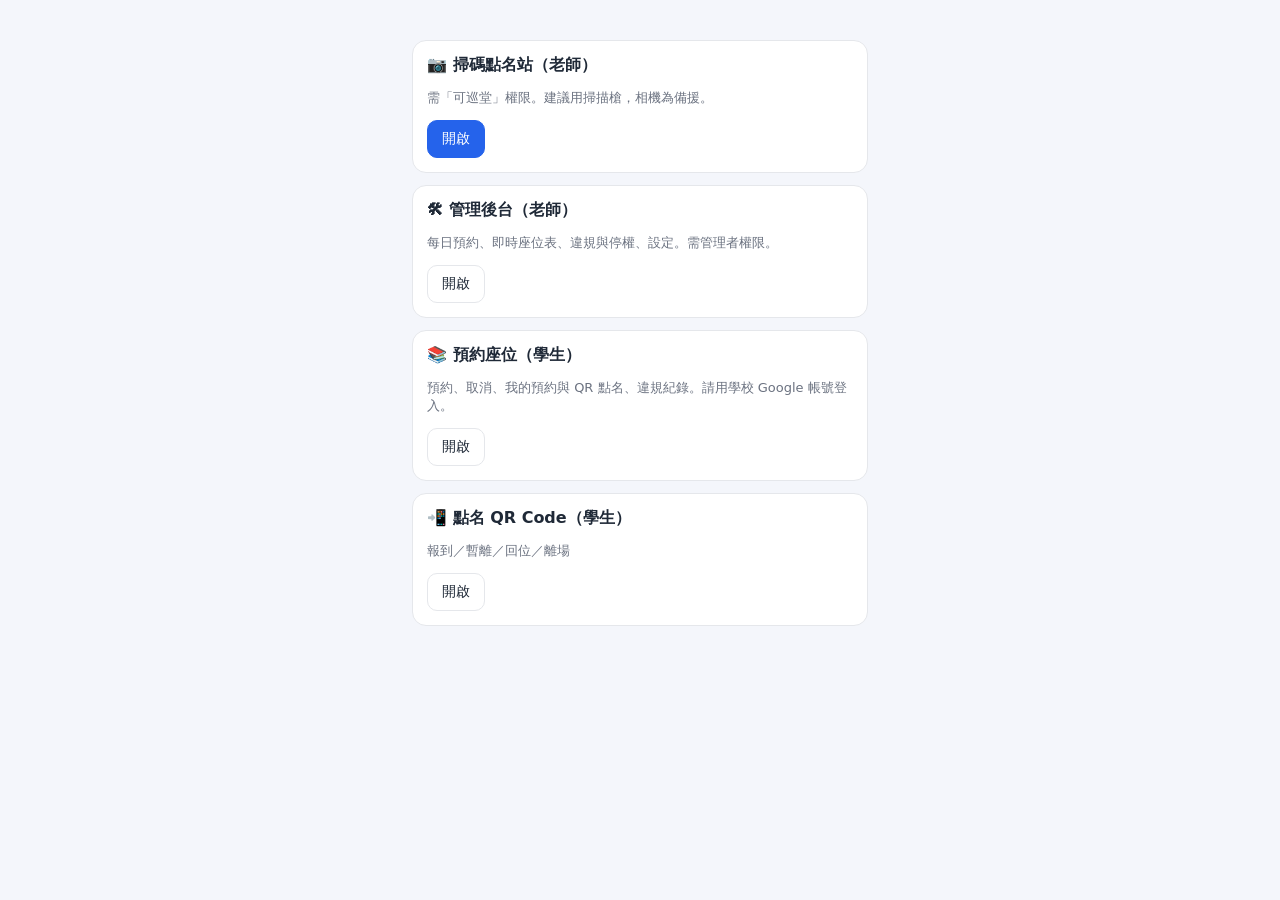
<file: index.html>
<!DOCTYPE html>
<html lang="zh-Hant"><head><meta charset="utf-8"><meta name="viewport" content="width=device-width,initial-scale=1"><title>自習教室</title><link rel="stylesheet" href="style.css"></head>
<body><div class="wrap" style="max-width:480px;padding-top:40px">
<div class="card"><h3>📷 掃碼點名站（老師）</h3><p class="mut">需「可巡堂」權限。建議用掃描槍，相機為備援。</p><a class="btn pri" href="scanner.html">開啟</a></div>
<div class="card" id="adminCard" style="display:none"><h3>🛠 管理後台（老師）</h3><p class="mut">每日預約、即時座位表、違規與停權、設定。需管理者權限。</p><a class="btn" id="adminLink" href="#" target="_blank" rel="noopener">開啟</a></div>
<div class="card"><h3>📚 預約座位（學生）</h3><p class="mut">預約、取消、我的預約與 QR 點名、違規紀錄。請用學校 Google 帳號登入。</p><a class="btn" href="reserve.html">開啟</a></div>
<div class="card"><h3>📲 點名 QR Code（學生）</h3><p class="mut">報到／暫離／回位／離場</p><a class="btn" href="qr.html">開啟</a></div>
</div>
<script src="config.js"></script>
<script>
// 管理後台網址在 config.js 的 ADMIN_URL 設定；沒填就不顯示這張卡片
(function () {
  var u = (window.APP_CONFIG && window.APP_CONFIG.ADMIN_URL) || '';
  if (!u || /XXXX/.test(u)) return;
  document.getElementById('adminLink').href = u;
  document.getElementById('adminCard').style.display = '';
})();
</script>
</body></html>
</file>
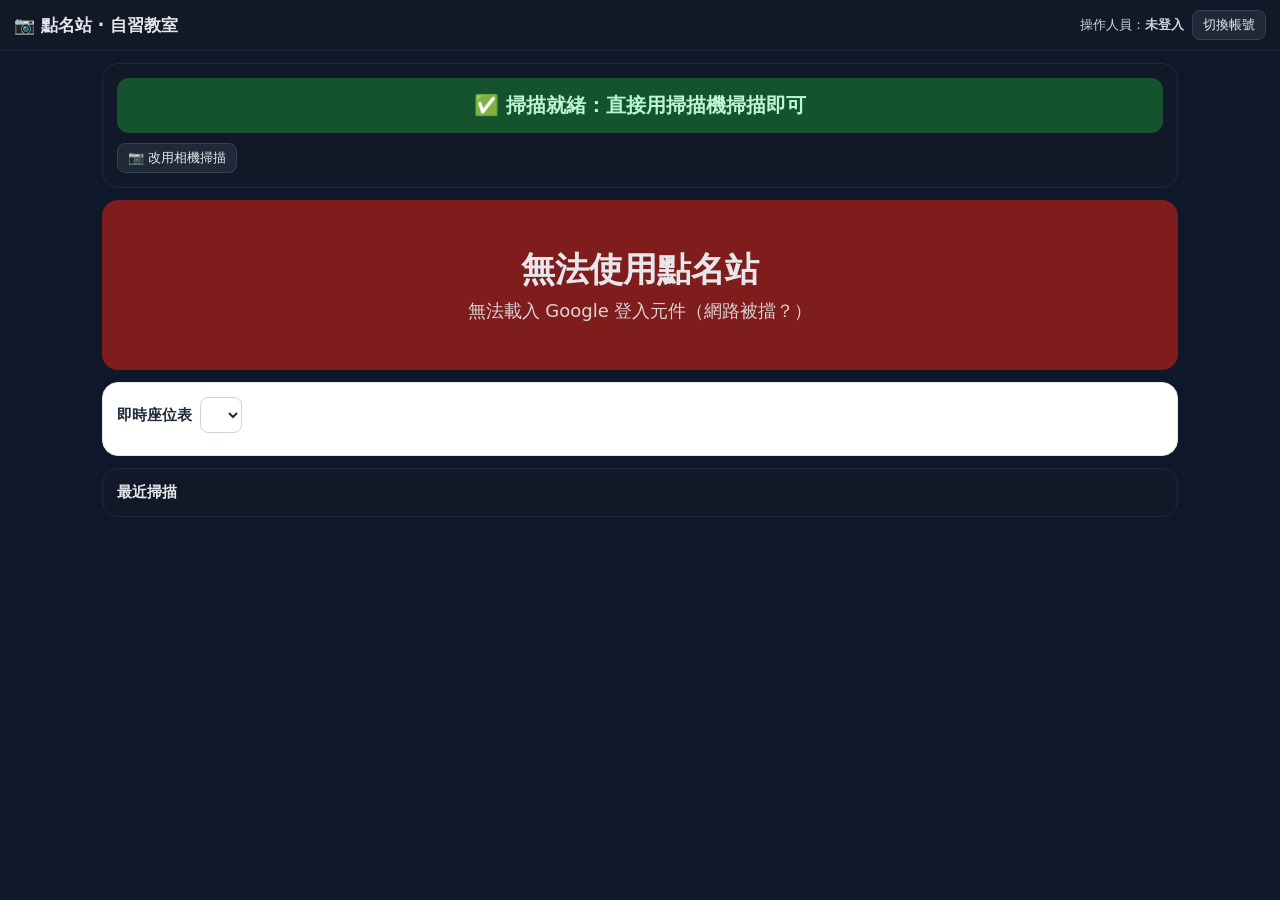
<file: scanner.html>
<!DOCTYPE html>
<html lang="zh-Hant">
<head>
<meta charset="utf-8">
<meta name="viewport" content="width=device-width,initial-scale=1">
<title>點名站</title>
<link rel="stylesheet" href="style.css">
<link rel="stylesheet" href="seatmap.css">
<script src="seatmap.js"></script>
<style>
body{background:#0f172a;color:#e5e7eb}
.topbar{background:#111827;border-color:#1f2937}.topbar .acct,.topbar .acct b{color:#cbd5e1}
.panel{background:#111827;border:1px solid #1f2937;border-radius:16px;padding:14px;margin-bottom:12px}
.ready{font-size:20px;font-weight:700;padding:14px;border-radius:12px;text-align:center;background:#14532d;color:#bbf7d0}
.ready.off{background:#7f1d1d;color:#fecaca;cursor:pointer}
#result{border-radius:16px;padding:22px;text-align:center;background:#1f2937;min-height:170px;display:flex;flex-direction:column;justify-content:center;gap:6px}
#result .t{font-size:34px;font-weight:800}
#result .w{font-size:26px;font-weight:700}
#result .d{font-size:18px;opacity:.9}
#result.success{background:#14532d}#result.info{background:#1e3a8a}#result.warn{background:#9a3412}#result.error{background:#7f1d1d}
.qbadge{font-size:16px;font-weight:700;padding:10px 14px;border-radius:12px;text-align:center;background:#92400e;color:#fef3c7;cursor:pointer;margin-bottom:10px}.qbadge.bad{background:#991b1b;color:#fee2e2}
.recent{font-size:13px;color:#94a3b8;max-height:150px;overflow:auto}
.recent div{padding:3px 0;border-bottom:1px solid #1f2937}
.legend{color:#94a3b8}
.btn{background:#1f2937;color:#e5e7eb;border-color:#334155}.btn:hover{background:#334155}
select{background:#0b1220;color:#fff;border-color:#334155}
#reader{max-width:360px;margin:10px auto}
.cnt span{display:inline-block;margin-right:14px}
.sm-wrap{border-color:#334155}
/* 即時座位表：沿用學生頁的淺色配色，文字改深色以利閱讀 */
.livepanel{background:#fff;border-color:#e5e7eb;color:#1f2937}
.livepanel b{color:#1f2937}
.livepanel .legend{color:#4b5563;font-size:14px}
.livepanel .cnt{color:#374151;font-size:15px;font-weight:600}
.livepanel select{background:#fff;color:#1f2937;border-color:#cbd5e1}
.livepanel .chip:not(.on){background:#fff;color:#1f2937;border-color:#cbd5e1}
.livepanel .sm-wrap{border-color:#e5e7eb;color:#1f2937}
.livepanel .sm-seat{color:#1f2937}
.livepanel .sm-seat.s-out{color:#4b5563}
.livepanel .sm-item{font-size:14px}
.livepanel .sm-in b{font-size:15px}
.livepanel .sm-in small{font-size:12px;opacity:1;font-weight:600}
</style>
</head>
<body>
<div class="topbar">
  <div class="brand">📷 點名站 · <span id="roomName">自習教室</span></div>
  <div class="acct"><span>操作人員：<b id="acctEmail">未登入</b></span><button class="btn sm" id="switchBtn">切換帳號</button></div>
</div>
<div class="wrap">
  <div class="panel">
    <div id="qBadge" class="qbadge hide"></div>
    <div id="ready" class="ready">掃描就緒</div>
    <div class="row" style="margin-top:10px">
      <button class="btn sm" id="camBtn">📷 改用相機掃描</button>
      <select id="camSel" class="hide" title="選擇鏡頭"></select>
      <span class="mut" id="camMsg"></span>
    </div>
    <div id="reader" class="hide"></div>
  </div>

  <div id="result"><div class="t">等待掃描…</div><div class="d">報到 · 暫離 · 回位 · 離場 都由學生出示的 QR 決定</div></div>

  <div class="panel livepanel" style="margin-top:12px">
    <div class="row" style="margin-bottom:8px">
      <b>即時座位表</b>
      <select id="lvSlot"></select>
      <span class="mut cnt" id="lvCnt"></span>
    </div>
    <div id="lvFloors"></div>
    <div id="lvLegend"></div>
    <div id="lvMap"></div>
  </div>

  <div class="panel"><b>最近掃描</b><div class="recent" id="recent"></div></div>
</div>

<script src="config.js"></script>
<script src="common.js"></script>
<script>
const L = { layout: null, slotId: '', busy: false };
let lastCode = '', lastAt = 0;

/* ---- 掃描槍（鍵盤模式）：整頁監聽按鍵，不需要輸入欄、不需對準游標 ----
 * 掃描槍會很快地「打」出 QR 內容再按 Enter；這裡把連續按鍵收集起來，Enter 時送出。
 * 兩次按鍵間隔超過 400ms 視為手動亂按，緩衝清空。 */
let buf = '', lastKey = 0;
document.addEventListener('keydown', e => {
  if (document.querySelector('.ov') || e.ctrlKey || e.metaKey || e.altKey) return;
  const now = Date.now();
  if (now - lastKey > 400) buf = '';
  lastKey = now;
  if (e.key === 'Enter') {
    if (buf.length >= 8) { e.preventDefault(); const v = buf; buf = ''; submit(v); } else buf = '';
    return;
  }
  if (e.key.length === 1) { if (buf.length < 300) buf += e.key; e.preventDefault(); }
}, true);

// 焦點提示：視窗沒取得焦點時，按鍵不會送進來
function updateReady() {
  const ok = document.hasFocus();
  const el = $('#ready');
  el.className = 'ready' + (ok ? '' : ' off');
  el.textContent = ok ? '✅ 掃描就緒：直接用掃描機掃描即可' : '⚠ 此畫面尚未取得焦點：請在畫面上任意位置點一下';
}
window.addEventListener('focus', updateReady);
window.addEventListener('blur', updateReady);
document.addEventListener('click', () => { window.focus(); updateReady(); });
setInterval(updateReady, 1000);
updateReady();

/* ---- 掃描暫存佇列 ----
 * 每次掃描先「寫進瀏覽器（localStorage）」再上傳；伺服器確認收到才從佇列移除。
 * 因此：斷網、Apps Script 忙碌、不小心關掉網頁，掃描紀錄都不會遺失，網頁重開或連線恢復後自動補傳。
 * 每筆掃描帶有唯一編號（伺服器據此去重，重送不會重複點名）與掃描時間（補傳時以當時的時間記錄報到／離場）。 */
const QKEY = 'sr_scan_queue', FKEY = 'sr_scan_failed';
function loadQ(k) { try { const a = JSON.parse(localStorage.getItem(k) || '[]'); return Array.isArray(a) ? a : []; } catch (e) { return []; } }
let Q = loadQ(QKEY), F = loadQ(FKEY), flushing = false, retryT = null, retryN = 0;
function saveQ() {
  try { localStorage.setItem(QKEY, JSON.stringify(Q)); localStorage.setItem(FKEY, JSON.stringify(F)); } catch (e) {}
  updateBadge();
}
function uid() { return Date.now().toString(36) + Math.random().toString(36).slice(2, 10); }
function isNetErr(e) { return /Failed to fetch|NetworkError|Load failed|network|abort|timed out|Timeout|伺服器回應格式錯誤|無法載入/i.test(String((e && (e.message || e.name)) || e)); }
const hms = ms => new Date(ms).toLocaleTimeString('zh-TW', { hour12: false });

function updateBadge() {
  const b = $('#qBadge'); if (!b) return;
  if (F.length) { b.className = 'qbadge bad'; b.textContent = '⚠ ' + F.length + ' 筆上傳失敗，點此處理'; }
  else if (Q.length) { b.className = 'qbadge'; b.textContent = '⏳ 待上傳 ' + Q.length + ' 筆（已保存在本機，會自動補傳；點此立即重試）'; }
  else b.className = 'qbadge hide';
}

function scheduleRetry() {
  clearTimeout(retryT);
  retryN++;
  retryT = setTimeout(flush, Math.min(30000, 2000 * Math.pow(2, retryN - 1)));    // 2、4、8、16、30 秒…
}

async function flush() {
  if (flushing) return;
  flushing = true; clearTimeout(retryT);
  try {
    while (Q.length) {
      if (typeof navigator.onLine === 'boolean' && !navigator.onLine) { scheduleRetry(); break; }
      const it = Q[0];
      let r;
      try {
        r = await api('adminScan', it.code, Date.now() - it.ts, it.id);
      } catch (e) {
        if (!isNetErr(e)) it.tries = (it.tries || 0) + 1;
        if ((it.tries || 0) >= 6) {                   // 伺服器反覆回報錯誤 → 移到「失敗」區保留，不擋住後面的掃描
          Q.shift(); F.push({ id: it.id, code: it.code, ts: it.ts, err: errMsg(e) }); saveQ();
          show({ level: 'error', title: '有掃描上傳失敗', detail: errMsg(e) }); beep('error');
          continue;
        }
        saveQ(); scheduleRetry();
        show({ level: 'warn', title: '已暫存 ' + Q.length + ' 筆，稍後自動補傳', detail: '掃描已保存：' + errMsg(e) });
        break;
      }
      if (r && r.retry) {                              // 伺服器忙碌
        saveQ(); scheduleRetry();
        show({ level: 'warn', title: '伺服器忙碌，已暫存 ' + Q.length + ' 筆', detail: '掃描已保存，稍後自動補傳' });
        break;
      }
      Q.shift(); retryN = 0; saveQ();
      present(r, it);
    }
  } finally { flushing = false; }
  if (!Q.length) loadLive();
}

function present(r, it) {
  const late = Date.now() - it.ts > 5000;
  if (late) r = Object.assign({}, r, { detail: (r.detail || '') + '（補傳，掃描於 ' + hms(it.ts) + '）' });
  show(r); beep(r.level);
  const li = document.createElement('div');
  li.textContent = hms(it.ts) + '  ' + (r.who || '') + '  ' + (r.seat ? '座位' + r.seat + '  ' : '') + r.title + (late ? '（補傳）' : '');
  const rc = $('#recent'); rc.prepend(li); while (rc.children.length > 30) rc.lastChild.remove();
}

function submit(code) {
  code = String(code || '').trim();
  if (!code) return;
  const t = Date.now();
  if (code === lastCode && t - lastAt < 2500) return;      // 防止相機連續重複掃描
  lastCode = code; lastAt = t;
  Q.push({ id: uid(), code: code, ts: t, tries: 0 });
  saveQ();                                                // 先存本機，再上傳
  if (Q.length === 1) show({ level: 'info', title: '處理中…', detail: '' });
  flush();
}

$('#qBadge').onclick = () => {
  if (F.length) return showFailed();
  retryN = 0; flush();
};
function showFailed() {
  const rows = F.map(f => hms(f.ts) + '　' + f.code.slice(0, 18) + '…　' + f.err).join('\n');
  modal({
    title: '上傳失敗的掃描（' + F.length + ' 筆）',
    body: '<pre style="white-space:pre-wrap;font-size:12px;max-height:240px;overflow:auto">' + esc(rows) + '</pre><p class="mut">這些掃描仍保存在本機。可重新上傳；若確定不需要（例如 QR 已過期、預約已取消）可清除。</p>',
    buttons: [
      { text: '重新上傳', cls: 'pri', onClick: () => { Q = Q.concat(F.map(f => Object.assign({ tries: 0 }, f))); F = []; saveQ(); retryN = 0; flush(); } },
      { text: '清除這些紀錄', onClick: () => { F = []; saveQ(); } },
      { text: '關閉' }
    ]
  });
}
window.addEventListener('online', () => { retryN = 0; flush(); });
document.addEventListener('visibilitychange', () => { if (!document.hidden && Q.length) flush(); });
setInterval(() => { if (Q.length && !flushing) flush(); }, 15000);       // 保險：萬一計時器遺失
window.addEventListener('beforeunload', e => { if (Q.length) { e.preventDefault(); e.returnValue = ''; } });
updateBadge();
if (Q.length) setTimeout(flush, 500);                     // 網頁重開後，自動補傳上次未送出的掃描


function show(r) {
  const el = $('#result');
  el.className = r.level || (r.ok ? 'success' : 'error');
  el.id = 'result';
  el.innerHTML = '<div class="t">' + esc(r.title) + '</div>' +
    (r.who ? '<div class="w">' + esc(r.who) + (r.seat ? ' · 座位 ' + esc(r.seat) : '') + '</div>' : '') +
    '<div class="d">' + esc(r.detail || '') + (r.slot ? '　[' + esc(r.slot) + ']' : '') + '</div>';
}

let actx = null;
function beep(level) {
  try {
    actx = actx || new (window.AudioContext || window.webkitAudioContext)();
    const seq = level === 'success' ? [[880, .12]] : level === 'warn' ? [[660, .15], [660, .15]] : level === 'info' ? [[520, .15]] : [[220, .35]];
    let t = actx.currentTime;
    seq.forEach(([f, d]) => { const o = actx.createOscillator(), g = actx.createGain(); o.frequency.value = f; o.connect(g); g.connect(actx.destination); g.gain.setValueAtTime(.15, t); o.start(t); o.stop(t + d); t += d + .06; });
  } catch (e) {}
}

/* ---- 相機掃描（備用）：可選擇鏡頭（平板前鏡頭、電腦外接攝影機），並記住上次的選擇 ----
 * 需要 HTTPS（GitHub Pages 可）且瀏覽器允許此網站使用相機；Apps Script 內嵌版無法取得相機權限。 */
let cam = null;
const CAM_KEY = 'sr_cam';
const camBox = () => $('#reader');

async function stopCam() {
  if (cam) { try { await cam.stop(); } catch (e) {} try { cam.clear(); } catch (e) {} cam = null; }
}
function camOff() {
  stopCam(); camBox().classList.add('hide'); camBox().innerHTML = '';
  $('#camSel').classList.add('hide'); $('#camBtn').textContent = '📷 改用相機掃描';
}
function camError(e) {
  const n = (e && e.name) || '', m = String((e && e.message) || e || '');
  if (n === 'NotAllowedError' || /permission|denied/i.test(m)) return '相機權限被拒絕。請點網址列左邊的鎖頭／相機圖示 → 允許「相機」→ 重新整理頁面。';
  if (n === 'NotFoundError' || /no camera|not found/i.test(m)) return '找不到相機，請確認攝影機已接上。';
  if (n === 'NotReadableError' || /in use|could not start/i.test(m)) return '相機被其他程式占用（例如視訊會議軟體），請先關閉。';
  if (location.protocol !== 'https:' && location.hostname !== 'localhost') return '相機只能在 HTTPS 網頁使用。';
  return m;
}
async function startCam(id) {
  await stopCam();
  camBox().classList.remove('hide');
  cam = new Html5Qrcode('reader');
  await cam.start(id, { fps: 10, qrbox: 240 }, txt => submit(txt), () => {});
  try { localStorage.setItem(CAM_KEY, id); } catch (e) {}
}
$('#camBtn').onclick = async () => {
  if (cam || !$('#camSel').classList.contains('hide')) return camOff();
  $('#camMsg').textContent = '正在要求相機權限…';
  try {
    if (!navigator.mediaDevices || !navigator.mediaDevices.getUserMedia) throw new Error('此瀏覽器不支援相機（請用 Chrome／Edge／Safari，並使用 HTTPS 網址）');
    if (!window.Html5Qrcode) await new Promise((ok, ng) => { const s = document.createElement('script'); s.src = 'https://unpkg.com/html5-qrcode@2.3.8/html5-qrcode.min.js'; s.onload = ok; s.onerror = () => ng(new Error('無法載入相機掃描元件')); document.head.appendChild(s); });
    // 先取得權限（沒授權前，瀏覽器不會提供鏡頭名稱）
    const st = await navigator.mediaDevices.getUserMedia({ video: true });
    st.getTracks().forEach(t => t.stop());
    const cams = await Html5Qrcode.getCameras();
    if (!cams.length) throw new Error('找不到相機');
    const sel = $('#camSel');
    sel.innerHTML = cams.map((c, i) => '<option value="' + esc(c.id) + '">' + esc(c.label || ('鏡頭 ' + (i + 1))) + '</option>').join('');
    let pick = ''; try { pick = localStorage.getItem(CAM_KEY) || ''; } catch (e) {}
    if (!cams.some(c => c.id === pick)) {
      const front = cams.find(c => /front|user|facetime|前/i.test(c.label || ''));
      pick = (front || cams[0]).id;
    }
    sel.value = pick; sel.classList.remove('hide');
    await startCam(pick);
    $('#camBtn').textContent = '⏹ 關閉相機'; $('#camMsg').textContent = '';
  } catch (e) {
    camOff();
    $('#camMsg').textContent = '無法啟用相機：' + camError(e);
  }
};
$('#camSel').onchange = async e => {
  try { await startCam(e.target.value); $('#camMsg').textContent = ''; }
  catch (err) { $('#camMsg').textContent = '無法切換鏡頭：' + camError(err); }
};

/* ---- 即時座位表 ---- */
async function loadLive() {
  try {
    const r = await api('adminGetLive', '', L.slotId, !L.layout);
    if (r.layout) L.layout = r.layout;
    L.slotId = r.slotId || '';
    const sel = $('#lvSlot');
    if (sel.options.length !== r.slots.length) sel.innerHTML = r.slots.map(s => '<option value="' + esc(s.id) + '">' + esc(s.name) + ' ' + esc(s.start) + '–' + esc(s.end) + '</option>').join('');
    sel.value = L.slotId;
    const c = r.counts || {};
    $('#lvCnt').innerHTML = r.note ? esc(r.note) : '<span>預約 ' + (c['預約'] || 0) + '</span><span>在位 ' + (c['在位'] || 0) + '</span><span>暫離 ' + (c['暫離'] || 0) + '</span><span>離場 ' + (c['離場'] || 0) + '</span>';
    L.occ = r.occ;
    drawLive();
  } catch (e) { $('#lvCnt').textContent = errMsg(e); }
}
function drawLive() {
  if (!L.layout) return;
  const fls = SeatMap.floorsOf(L.layout);
  if (!L.floor || !fls.includes(L.floor)) L.floor = fls[0];
  SeatMap.floorTabs($('#lvFloors'), L.layout, L.floor, f => { L.floor = f; drawLive(); });
  $('#lvLegend').innerHTML = SeatMap.legend('live');
  SeatMap.render($('#lvMap'), L.layout, { mode: 'live', floor: L.floor, occ: L.occ });
}
$('#lvSlot').onchange = e => { L.slotId = e.target.value; e.target.blur(); loadLive(); };
$('#switchBtn').onclick = signOut;
(async function boot() {
  try {
    await initAuth();
    const b = await api('adminBootstrap');          // 需要「可巡堂」或「最高管理者」權限
    $('#roomName').textContent = b.room; document.title = '點名站 · ' + b.room;
  } catch (e) { show({ level: 'error', title: '無法使用點名站', detail: errMsg(e) }); return; }
  loadLive();
  setInterval(() => { if (!document.hidden && !document.querySelector('.ov')) loadLive(); }, 12000);
})();
</script>
</body>
</html>
</file>
<file: style.css>
:root{--bg:#f4f6fb;--card:#fff;--ink:#1f2937;--mut:#6b7280;--line:#e5e7eb;--pri:#2563eb;--pri2:#dbeafe;--ok:#16a34a;--warn:#d97706;--bad:#dc2626}
*{box-sizing:border-box}
body{margin:0;font-family:"Noto Sans TC","Microsoft JhengHei",system-ui,-apple-system,sans-serif;background:var(--bg);color:var(--ink);font-size:15px;-webkit-text-size-adjust:100%}
a{color:var(--pri)}
.topbar{display:flex;flex-wrap:wrap;gap:8px;align-items:center;justify-content:space-between;padding:10px 14px;background:#fff;border-bottom:1px solid var(--line);position:sticky;top:0;z-index:20}
.brand{font-weight:700;font-size:17px}
.acct{display:flex;align-items:center;gap:8px;font-size:13px;color:var(--mut);flex-wrap:wrap}
.acct b{color:var(--ink);word-break:break-all}
.wrap{max-width:1100px;margin:0 auto;padding:12px}
.tabs{display:flex;gap:4px;overflow-x:auto;margin:4px 0 12px;border-bottom:2px solid var(--line)}
.tab{border:0;background:none;padding:10px 14px;font-size:15px;cursor:pointer;color:var(--mut);white-space:nowrap;border-bottom:3px solid transparent;margin-bottom:-2px;font-family:inherit}
.tab.on{color:var(--pri);border-bottom-color:var(--pri);font-weight:700}
.card{background:var(--card);border:1px solid var(--line);border-radius:14px;padding:14px;margin-bottom:12px}
.card h3{margin:0 0 10px;font-size:16px}
.row{display:flex;gap:8px;align-items:center;flex-wrap:wrap}
.grow{flex:1}
.mut{color:var(--mut);font-size:13px}
.btn{border:1px solid var(--line);background:#fff;border-radius:10px;padding:9px 14px;font-size:14px;cursor:pointer;font-family:inherit;color:var(--ink);text-decoration:none;display:inline-block}
.btn:hover{background:#f3f4f6}
.btn.pri{background:var(--pri);border-color:var(--pri);color:#fff}
.btn.pri:hover{background:#1d4ed8}
.btn.bad{background:var(--bad);border-color:var(--bad);color:#fff}
.btn.ok{background:var(--ok);border-color:var(--ok);color:#fff}
.btn.sm{padding:5px 10px;font-size:13px;border-radius:8px}
.btn[disabled]{opacity:.45;cursor:not-allowed}
input,select,textarea{font-family:inherit;font-size:14px;padding:8px 10px;border:1px solid #d1d5db;border-radius:8px;background:#fff;color:var(--ink);max-width:100%}
input[type=number]{width:80px}
label.f{display:flex;flex-direction:column;gap:3px;font-size:13px;color:var(--mut)}
.chips{display:flex;gap:8px;flex-wrap:wrap}
.chip{border:1px solid #d1d5db;background:#fff;border-radius:999px;padding:8px 14px;cursor:pointer;font-size:14px;text-align:center;font-family:inherit;color:var(--ink)}
.chip small{display:block;color:var(--mut);font-size:11px}
.chip.on{background:var(--pri);border-color:var(--pri);color:#fff}
.chip.on small{color:#dbeafe}
.chip[disabled]{opacity:.45;cursor:not-allowed}
.banner{padding:10px 14px;border-radius:10px;margin-bottom:12px;font-size:14px;line-height:1.6}
.banner.warn{background:#fffbeb;border:1px solid #fcd34d;color:#92400e}
.banner.bad{background:#fef2f2;border:1px solid #fca5a5;color:#991b1b}
.banner.info{background:#eff6ff;border:1px solid #bfdbfe;color:#1e40af}
.badge{display:inline-block;padding:2px 9px;border-radius:999px;font-size:12px;font-weight:600;background:#e5e7eb;color:#374151;white-space:nowrap}
.badge.預約{background:#dbeafe;color:#1d4ed8}
.badge.在位{background:#dcfce7;color:#15803d}
.badge.暫離{background:#ffedd5;color:#c2410c}
.badge.離場{background:#e5e7eb;color:#4b5563}
.badge.取消{background:#f3f4f6;color:#9ca3af;text-decoration:line-through}
.badge.未到{background:#fee2e2;color:#b91c1c}
.tbl-wrap{overflow-x:auto}
table.table{border-collapse:collapse;width:100%;font-size:14px}
.table th,.table td{padding:8px 10px;border-bottom:1px solid var(--line);text-align:left;white-space:nowrap}
.table th{background:#f9fafb;font-weight:600;color:var(--mut);position:sticky;top:0}
.ov{position:fixed;inset:0;background:#0006;display:flex;align-items:center;justify-content:center;z-index:100;padding:12px}
.mdl{background:#fff;border-radius:16px;padding:18px;max-width:460px;width:100%;max-height:90vh;overflow:auto}
.mdl h3{margin:0 0 10px}
.mdl .mf{display:flex;gap:8px;justify-content:flex-end;margin-top:14px;flex-wrap:wrap}
.toast{position:fixed;left:50%;bottom:22px;transform:translateX(-50%);background:#111827;color:#fff;padding:11px 18px;border-radius:12px;z-index:200;font-size:14px;max-width:92vw;box-shadow:0 6px 24px #0004}
.toast.ok{background:#15803d}.toast.bad{background:#b91c1c}.toast.warn{background:#b45309}
.legend{display:flex;gap:12px;flex-wrap:wrap;font-size:12px;color:var(--mut);margin:8px 0}
.legend i{display:inline-block;width:14px;height:14px;border-radius:4px;border:2px solid;vertical-align:-3px;margin-right:4px}
.hide{display:none!important}
.spin{color:var(--mut);padding:20px;text-align:center}
@media(max-width:600px){.wrap{padding:8px}.card{padding:12px}.btn{padding:9px 12px}}
</file>
<file: seatmap.css>
.sm-wrap{overflow:auto;background:#fff;border:1px solid var(--line);border-radius:12px;position:relative;-webkit-overflow-scrolling:touch}
.sm-canvas{position:relative;transform-origin:0 0;background:#fcfcfd}
.sm-canvas.grid{background-image:linear-gradient(#eef0f4 1px,transparent 1px),linear-gradient(90deg,#eef0f4 1px,transparent 1px);background-size:10px 10px}
.sm-item{position:absolute;display:flex;align-items:center;justify-content:center;text-align:center;user-select:none;-webkit-user-select:none;border-radius:8px;font-size:12px;line-height:1.2;overflow:hidden}
.sm-in{display:block;pointer-events:none}
.sm-in small{font-size:10px;opacity:.85;display:block}
.sm-seat{border:2px solid #86efac;background:#f0fdf4;cursor:pointer}
.sm-seat.taken{background:#e5e7eb;border-color:#9ca3af;color:#6b7280;cursor:not-allowed}
.sm-seat.mine{background:#dbeafe;border-color:#2563eb;font-weight:700;cursor:default}
.sm-seat.off{background:repeating-linear-gradient(45deg,#f3f4f6,#f3f4f6 6px,#e5e7eb 6px,#e5e7eb 12px);border-color:#d1d5db;color:#9ca3af;cursor:not-allowed}
.sm-seat.s-res{background:#fef9c3;border-color:#eab308}
.sm-seat.s-in{background:#dcfce7;border-color:#16a34a}
.sm-seat.s-away{background:#ffedd5;border-color:#f97316}
.sm-seat.s-out{background:#e5e7eb;border-color:#9ca3af;color:#6b7280}
.sm-seat.edit{cursor:move;border-color:#60a5fa;background:#eff6ff}
.sm-seat.edit.off{background:#f3f4f6;border-color:#d1d5db}
.sm-item.sel{outline:3px solid #2563eb;outline-offset:1px;z-index:5}
.sm-label{color:#374151;font-weight:700;font-size:15px;background:transparent;border:1px dashed transparent}
.sm-label.edit{border-color:#cbd5e1;cursor:move}
.sm-door{background:#fde68a;border:2px dashed #b45309;color:#78350f}
.sm-block{background:#d1d5db;border:1px solid #9ca3af;color:#374151}
.sm-door.edit,.sm-block.edit{cursor:move}
.sm-room{background:transparent;border:3px solid #66736f;border-radius:0;pointer-events:none}
.sm-room .sm-in{display:none}
.fl-tabs{display:flex;gap:6px;flex-wrap:wrap;margin:0 0 8px}
.rb{position:absolute;border:1px dashed #2563eb;background:#2563eb22;z-index:9;pointer-events:none}
</file>
